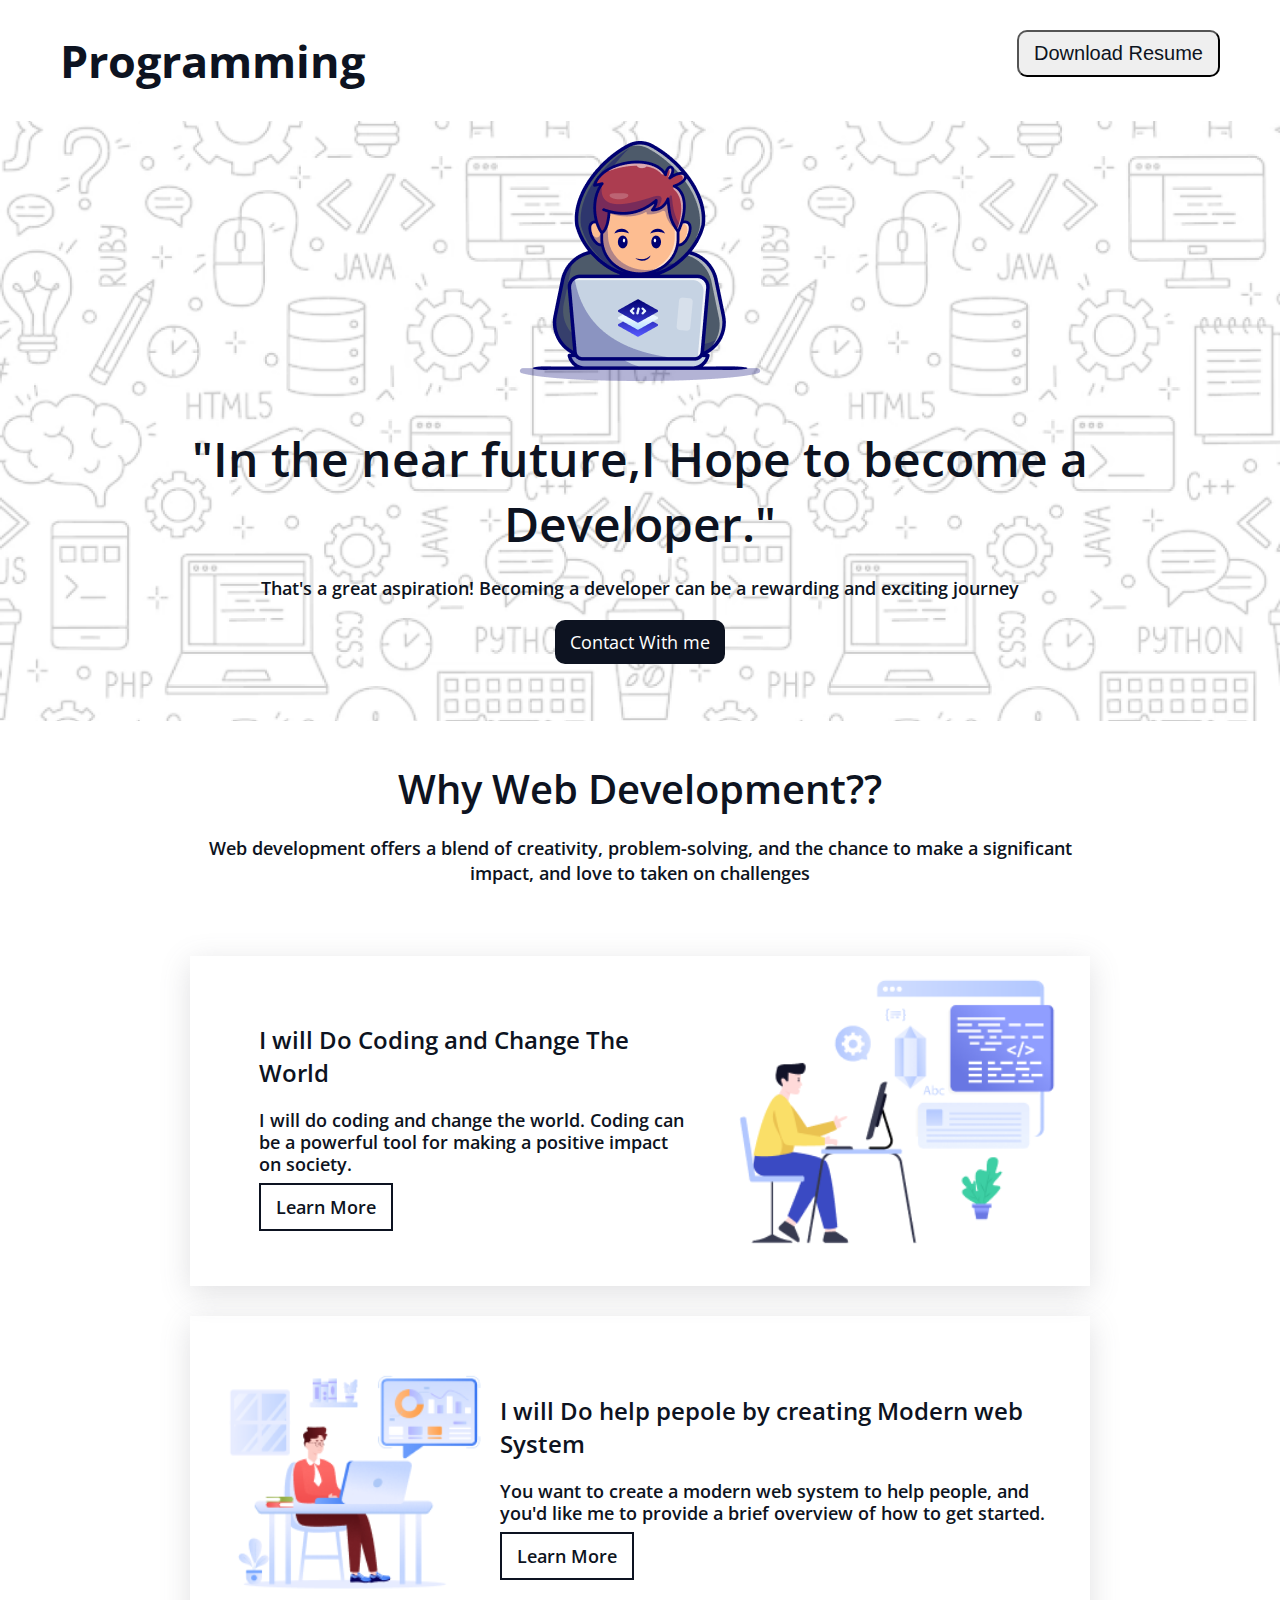
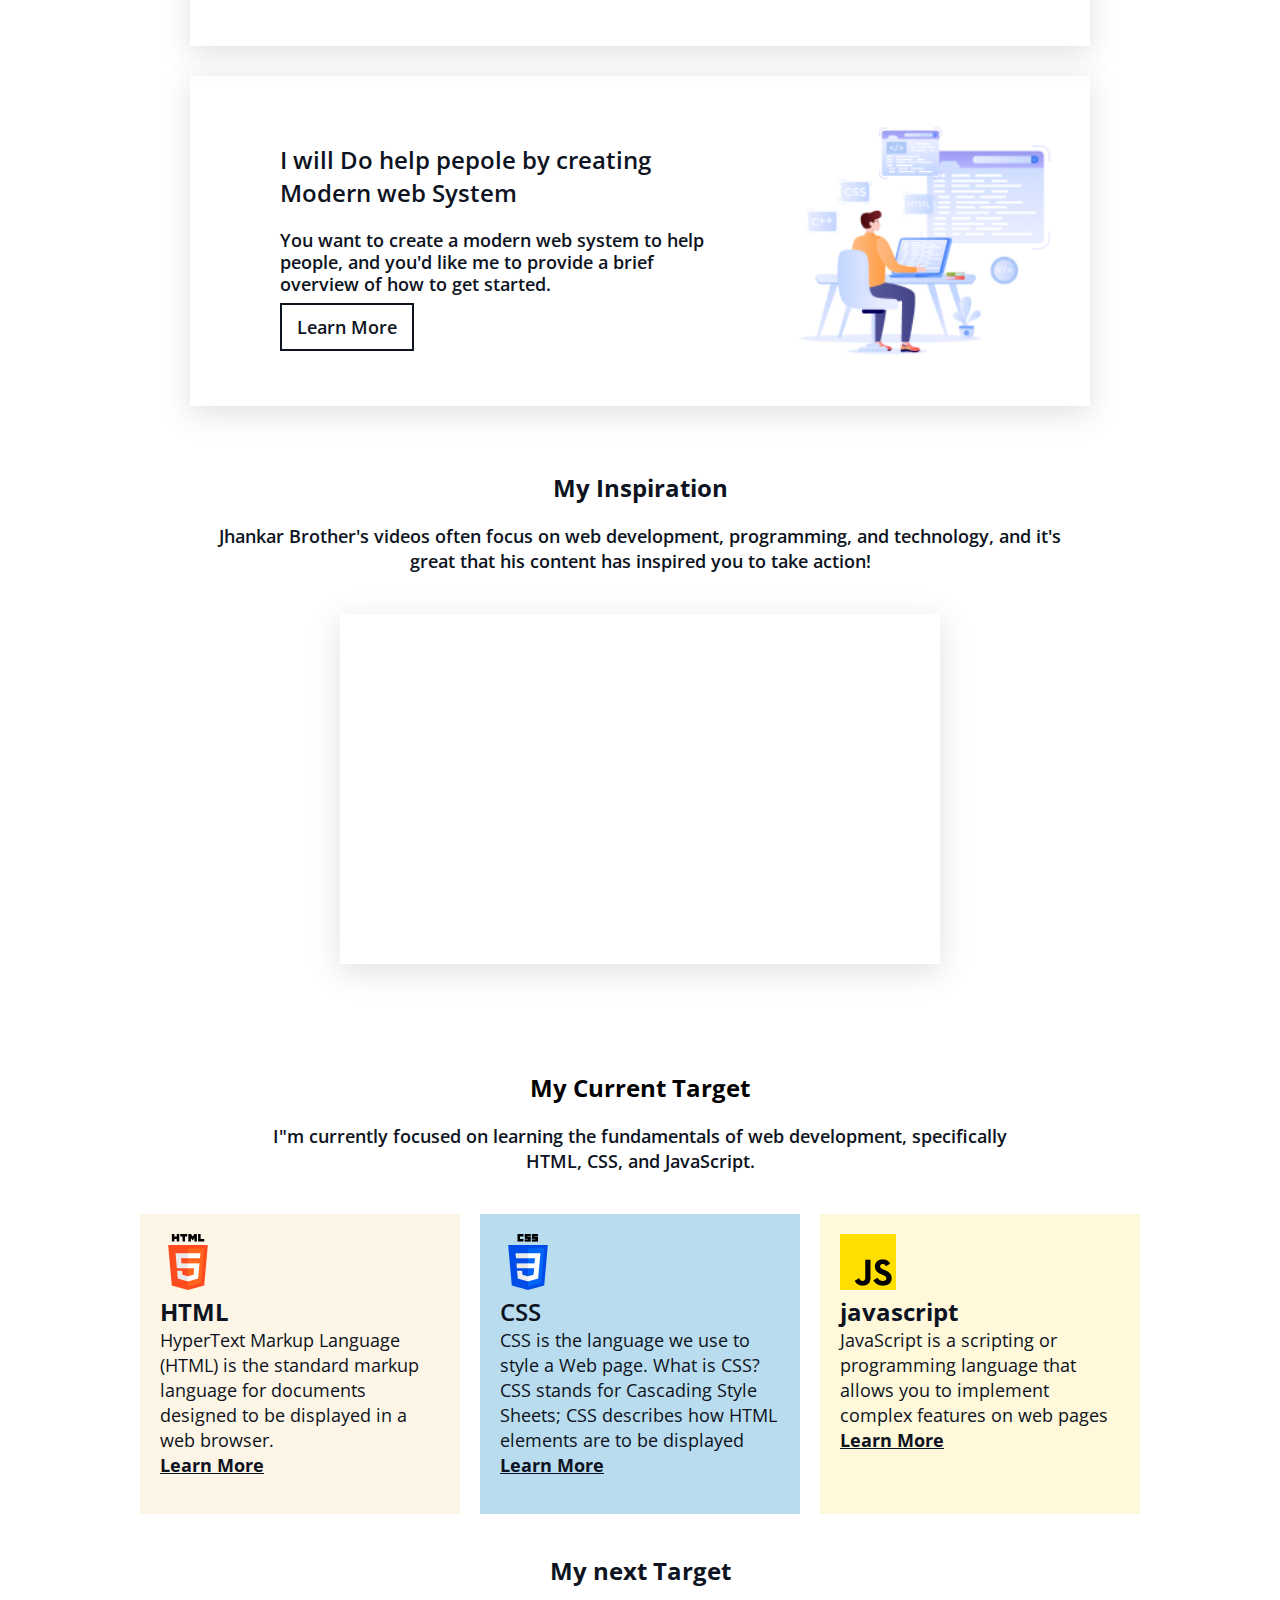
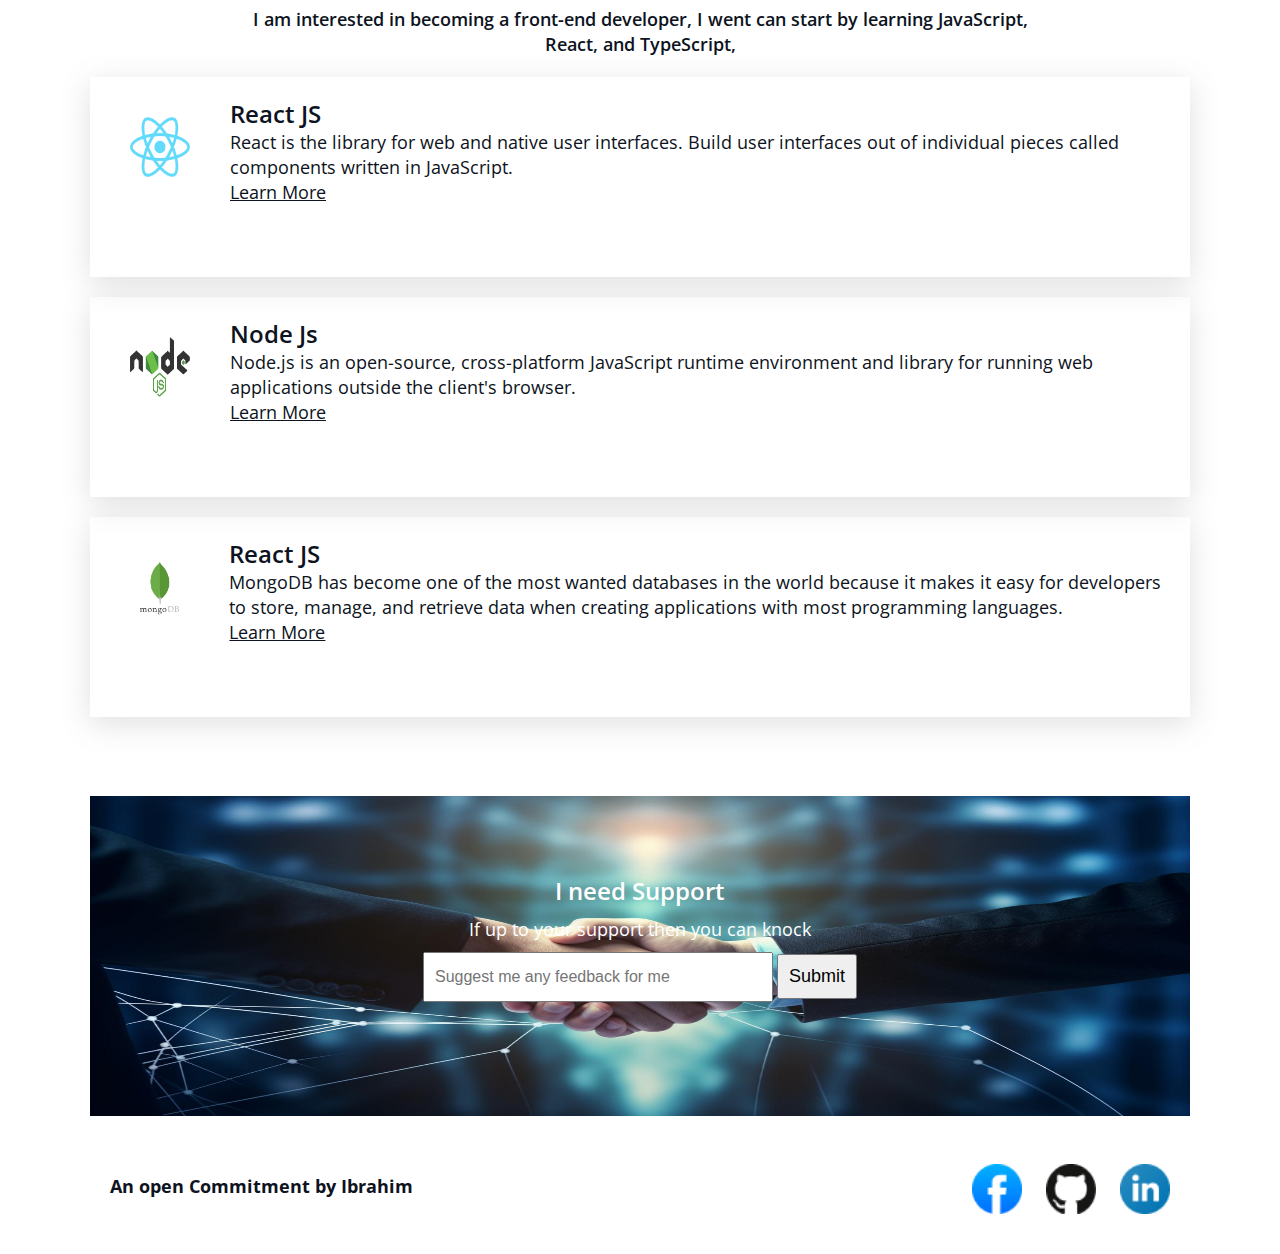
<file: index.html>
<!DOCTYPE html>
<html lang="en">
<head>
  <meta charset="UTF-8">
  <meta name="viewport" content="width=device-width, initial-scale=1.0">
  <title>assingment-1</title>
  <link rel="stylesheet" href="style.css">
</head>
<body>
  <header>

    <!-- nav-section -->
    <div class="nav">
<h2>Programming</h2>
<a href="#text"><button>Download Resume</button></a>
    </div>

    <!-- cover-img-part -->
     <div class="cover-img">
      <div class="cover-img-content">
        <img src="./assets/Group.png" alt="">
        <h2>"In the near future,I Hope to become a Developer."</h2>
        <p>That's a great aspiration! Becoming a developer can be a rewarding and exciting journey</p>
        <a href="https://github.com/programming-ibrahim">Contact With me</a>
        </div>
      </div>
  </header>

  <main>
    <!--why web development  section start -->

    <section class="hero-section" id="section">

      <!-- hero-content-part -->

      <div class="hero-content">
<h2>Why Web Development??</h2>
<p>Web development offers a blend of creativity, problem-solving, and the chance to make a significant impact, and love to taken on challenges</p>
      </div>

<!-- codinng Changw world div -->

      <div class="coding-change">
     <div class="coding-text">
        <h3>I will Do Coding and Change The World</h3>
        <p>I will do coding and change the world. Coding can be a powerful tool for making a positive impact on society.</p>
        <a href="">Learn More</a>
     </div>
     <img src="./assets/Layer_1.png" alt="">
      </div>

<!-- Modern web System div-->
      <div class="modern-web-system">
     <img src="./assets/Group 3.png" alt="">
      <div class="web-system-text">
        <h3>I will Do help pepole by creating Modern web System</h3>
        <p>You want to create a modern web system to help people, and you'd like me to provide a brief overview of how to get
          started.</p>
        <a href="">Learn More</a>
      </div>
      </div>

      <div class="coding-change">
    
      <div class="coding-text">
        <h3>I will Do help pepole by creating Modern web System</h3>
        <p>You want to create a modern web system to help people, and you'd like me to provide a brief overview of how to get
          started.</p>
        <a href="#section">Learn More</a>
      </div>
      <img src="./assets/Group 4.png" alt="">
      </div>
    </section>

    <!-- My Inspiration-section -->
    <section class="inspiration-section">
      <h3>My Inspiration</h3>
      <p>Jhankar Brother's videos often focus on web development, programming, and technology, and it's <br> great that his content
      has inspired you to take action!</p>
     <div class="inspiration-video">
      <iframe width="560" height="315" src="https://www.youtube.com/embed/DGHn2uOAVCE?si=2AqgVkwLe1m-gm7r"
        title="YouTube video player" frameborder="0"
        allow="accelerometer; autoplay; clipboard-write; encrypted-media; gyroscope; picture-in-picture; web-share"
        referrerpolicy="strict-origin-when-cross-origin" allowfullscreen></iframe>
     </div>
    </section>

    <!-- my current Target section -->
    <section class="current-target">
      <div class="current-target-content">
<h2>My Current Target</h2>
<p>I"m currently focused on learning the fundamentals of web development, specifically <br> HTML, CSS, and JavaScript.</p>
      </div>

      <div class="frontent">
        <div class="html">
          <img src="./assets/html.png" alt="">
          <h3>HTML</h3>
          <p>HyperText Markup Language (HTML) is the standard markup language for documents designed to be displayed in a web
          browser.</p>
          <a href="#section">Learn More</a>
        </div>
        <div class="css">
            <img src="assets/css.png" alt="">
            <h3>CSS</h3>
            <p>CSS is the language we use to style a Web page. What is CSS? CSS stands for Cascading Style Sheets; CSS describes how
            HTML elements are to be displayed</p>
            <a href="#section">Learn More</a>
        </div>
        <div class="javascript">
          <img src="assets/js.png" alt="">
          <h3>javascript</h3>
          <p>JavaScript is a scripting or programming language that allows you to implement complex features on web pages</p>
          <a href="#section">Learn More</a>
        </div>
      </div>
    </section>

    <!-- next Target -->
<section class="next-target">
  <div class="next-target-content">
    <h3>My next Target</h3>
    <p>I am interested in becoming a front-end developer, I went can start by learning JavaScript, React, and TypeScript,</p>
  </div>
  <div class="react-js"> 
      <img src="./assets/react.png" alt="">
    <div class="react-content">
      <h3>React JS</h3>
      <p>React is the library for web and native user interfaces. Build user interfaces out of individual pieces called
        components written in JavaScript.</p>
      <a href="#section">Learn More</a>
     </div>
  </div>
  <div class="react-js">
      <img src="./assets/nodejs.png" alt="">
      
     <div class="react-content">
      <h3>Node Js</h3>
      <p>Node.js is an open-source, cross-platform JavaScript runtime environment and library for running web applications
        outside the client's browser.</p>
      <a href="#section">Learn More</a>
     </div>
  </div>
  <div class="react-js">
      <img src="./assets/mongodb.png" alt="">
    <div class="react-content">
        <h3>React JS</h3>
        <p>MongoDB has become one of the most wanted databases in the world because it makes it easy for developers to store,
          manage, and retrieve data when creating applications with most programming languages.</p>
        <a href="$section">Learn More</a>
      </div>
  </div>
</section>
  </main>

<!-- footer sectio start -->
 <footer class="footer-section">
<div class="footer">
  <div class="content">
    <h3>I need Support</h3>
    <p>If up to your support then you can knock</p>
    <input type="text" placeholder="Suggest me any feedback for me" id="text">
    <input type="submit" value="Submit" class="Submit">
  </div>

  <div class="last-imgs">
    <img src="assets/handshake.jpg" alt="">
  </div>
</div>
 <div class="last-part">
  <p>An open Commitment by Ibrahim</p>
  <div class="last-img">
    <img src="./assets/facebook.png" alt="">
    <img src="./assets/github.png" alt="">
    <img src="./assets/linkedin-icon 1.png" alt="">
  </div>
 </div>
 </footer>
</body>
</html>
</file>
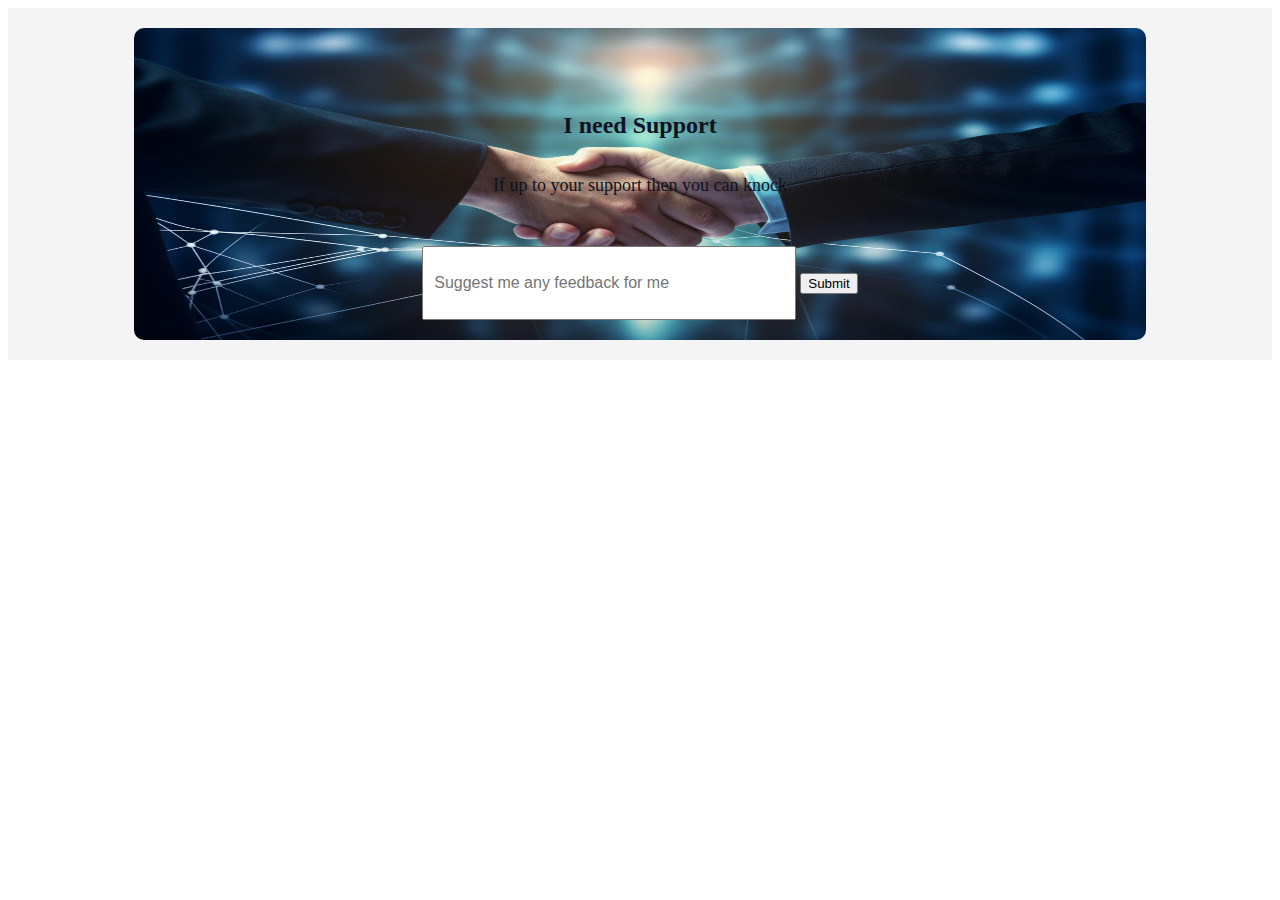
<file: footer.html>
<!DOCTYPE html>
<html lang="en">
<head>
  <meta charset="UTF-8">
  <meta name="viewport" content="width=device-width, initial-scale=1.0">
  <title>Document</title>
</head>
<style>
.footer-section {
  position: relative;
  background: #f4f4f4;
  padding: 20px 0;
}

.footer {
  width: 80%;
  max-width: 1100px;
  margin: 0 auto;
  position: relative;
  text-align: center;
}

.content {
  position: relative;
  z-index: 1; /* Ensure content is above the image */
  padding: 20px;
   /* Optional: semi-transparent background for readability */
  border-radius: 10px;
}

.last-img img {
  position: absolute;
  top: 0;
  left: 0;
  width: 100%;
  height: 100%;
  z-index: 0; /* Ensure the image is behind the content */
  border-radius: 10px; /* Matches the content div */
}

.footer h3 {
  font-size: 24px;
  font-weight: 600;
  color: #0D1321;
  padding-top: 40px;
}

.footer p {
  font-size: 18px;
  font-weight: 400;
  color: #0D1321;
  line-height: 25px;
  padding: 10px;
}

#text {
  width: 80%;
  max-width: 350px;
  height: 50px;
  padding: 10px;
  font-size: 16px;
  margin-top: 20px;
}

.submit {
  padding: 10px 20px;
  font-size: 18px;
  cursor: pointer;
  margin-top: 10px;
  background-color: #0D1321;
  color: white;
  border: none;
  border-radius: 5px;
}

</style>
<body>
  <footer class="footer-section">
    <div class="footer">
      <div class="content">
        <h3>I need Support</h3>
        <p>If up to your support then you can knock</p>
        <input type="text" placeholder="Suggest me any feedback for me" id="text">
        <input type="submit" value="Submit" class="Submit">
      </div>

      <div class="last-img">
        <img src="assets/handshake.jpg" alt="">
      </div>
    </div>
    </footer>
</body>
</html>
</file>
<file: style.css>
@import url('https://fonts.googleapis.com/css2?family=Open+Sans:ital,wght@0,300..800;1,300..800&display=swap');

*{
  margin: 0;
  padding: 0;
box-sizing: border-box;
}
body{
  font-family: "Open Sans", sans-serif;
}

.nav{
  display: flex;
  justify-content: space-between;
  text-align: center;
  margin: 30px 60px;
}
.nav h2{
  font-size: 45px;
  font-weight: bold;
  color: #0D1321;
}
.nav a button{
font-size: 20px;
padding: 10px 15px;
border-radius: 10px;
color: #0D1321;
cursor: pointer;
}
.nav a button:hover{
  background-color: skyblue;
}
/* cover-img-part */
.cover-img{
  background-image: url(./assets/Hero-bg.png);
  background-size: cover;
background-repeat: no-repeat;
  max-width: 1440px;
  height: 600px;
}
.cover-img-content{
  width: 950px;
  height: 550px;
  margin: 0 auto;
  text-align: center;
}
.cover-img-content img{
  padding-top: 20px;
}
.cover-img-content h2{
  font-size: 48px;
  font-weight: 600;
  color: #0D1321;
  padding-top: 40px;
}
.cover-img-content p{
  font-size: 18px;
  font-weight: 600;
  color: #0D1321;
  padding-top: 20px;
}
.cover-img-content a{
  font-size: 18px;
  padding: 10px 15px;
  color: #ffffff;
  background-color: #0D1321;
  text-decoration: none;
  display: inline-block;
  margin-top: 20px;
  border-radius: 10px;
}
.cover-img-content a:hover{
  cursor: pointer;
  background-color: skyblue;
}

 /* <!--why web development  section start --> */


 .hero-section{
  width: 1100px;
  height: 1350px;
  margin: 0 auto;
  text-align: center;
 }

 /* hero-content-part */

.hero-content{
  width: 900px;
  margin: 0 auto;
  text-align: center;
  padding: 40px 0;
}
.hero-content h2{
 font-size: 40px;
  font-weight: 600;
  color: #0D1321;
}
.hero-content p{
 font-size: 18px;
  font-weight: 600;
  color: #0D1321;
  line-height: 25px;
  padding-top: 20px;
}

/* .codinng Changw world div */
.coding-change{
  width: 900px;
  height: 330px;
  display: flex;
  justify-content: space-between;
  text-align: center;
  margin: 30px auto;
  box-shadow: rgba(100, 100, 111, 0.2) 0px 7px 29px 0px;
padding: 20px;
}
.coding-text{
  margin:auto;
  width: 50%;
  text-align: start;
}
.coding-text h3{
  font-size: 24px;
  font-weight: 600;
  color: #0D1321;
}
.coding-text p{
  font-size: 18px;
  font-weight: 600;
  color: #0D1321;
  line-height: 22px;
  padding: 20px 0;
}
.coding-text a{
  font-size: 18px;
  font-weight: 600;
  color: #0D1321;
  padding: 10px 15px;
  border: 2px solid #0D1321;
  cursor: pointer;
  text-decoration: none;
}
.coding-text a:hover{
  background-color: skyblue;
}
/* Modern web System div */

.modern-web-system{
  width: 900px;
  height: 330px;
  display: flex;
  justify-content: space-between;
  text-align: center;
  margin: 0 auto;
  box-shadow: rgba(100, 100, 111, 0.2) 0px 7px 29px 0px;
  padding: 20px;
}
.modern-web-system img{
width: 50%;
}
.web-system-text{
  margin:auto;
  text-align: start;
}
.web-system-text h3{
  font-size: 24px;
  font-weight: 600;
  color: #0D1321;
}
.web-system-text p{
  font-size: 18px;
  font-weight: 600;
  color: #0D1321;
  line-height: 22px;
  padding: 20px 0;
}
.web-system-text a{
  font-size: 18px;
  font-weight: 600;
  color: #0D1321;
  padding: 10px 15px;
  border: 2px solid #0D1321;
  cursor: pointer;
  text-decoration: none;
}
.web-system-text a:hover{
  background-color: skyblue;
}

/* My Inspiration-section */
.inspiration-section{
  width: 1000px;
  height: 600px;
  margin: 0 auto;
  text-align: center;
}
.inspiration-section h3{
   font-size: 24px;
  font-weight: bold;
  color: #0D1321;
}
.inspiration-section p{
   font-size: 18px;
  font-weight: 600;
  color: #0D1321;
  line-height: 25px;
  padding: 20px 0;
}
.inspiration-video{
  width: 600px;
  height: 350px;
   box-shadow: rgba(100, 100, 111, 0.2) 0px 7px 29px 0px;
   margin: 20px auto;
   padding: 10px;
   box-shadow: 10px;
}

/* my current Target section */
.current-target{
  width: 1100px;
  
  margin: 0 auto;
  text-align: center;
}
.current-target-content{
  width: 800px;
  margin: 0 auto;
}
.current-target-content h3{
 font-size: 24px;
  font-weight: bold;
  color: #0D1321;
}
.current-target-content p{
  font-size: 18px;
  font-weight: 600;
  color: #0D1321;
  line-height: 25px;
  padding: 20px 0;
}
.frontent{
  display: flex;
  justify-content: space-between;
  text-align: center;
  width: 1000px;
  margin: 20px auto ;
  gap:20px;
}
.html{
  width: 350px;
  height: 300px;
  background-color: oldlace;
  text-align: start;
  padding: 20px;
}
.html h3{
   font-size: 24px;
  font-weight: bold;
  color: #0D1321;
}
.html p{
    font-size: 18px;
  font-weight: 400;
  color: #0D1321;
  line-height: 25px;

}
.html a{
   font-size: 18px;
  font-weight: bold;
  color: #0D1321;
  cursor: pointer;
  padding-top: 20px;
}
.css{
  width: 350px;
  height: 300px;
  background-color: #b9dcef;
  text-align: start;
  padding: 20px;
}
.css h3{
   font-size: 24px;
  font-weight: 600;
  color: #0D1321;
}
.css p{
    font-size: 18px;
  font-weight: 400;
  color: #0D1321;
  line-height: 25px;

}
.css a{
   font-size: 18px;
  font-weight: bold;
  color: #0D1321;
  cursor: pointer;
  padding-top: 20px;
}
.javascript{
  width: 350px;
  height: 300px;
  background-color: #FFF8DB;
  text-align: start;
  padding: 20px;
}
.javascript h3{
   font-size: 24px;
  font-weight: bold;
  color: #0D1321;
}
.javascript p{
    font-size: 18px;
  font-weight: 400;
  color: #0D1321;
  line-height: 25px;

}
.javascript a{
   font-size: 18px;
  font-weight: bold;
  color: #0D1321;
  cursor: pointer;
  padding-top: 20px;
}

/* next-target section*/
.next-target{
  width: 1100px;
  height:850px;
  margin: auto;
  text-align: center;
}

.next-target-content{
  width: 800px;
  text-align: center;
  margin: auto;
}
.next-target-content h3{
font-size: 24px;
  font-weight: bold;
  color: #0D1321;
  margin-top: 0;
  padding: 20px;
}
.next-target-content p{
   font-size: 18px;
  font-weight: 600;
  color: #0D1321;
  line-height: 25px;
}

/* react-js div start*/
.react-js{
  width: 1100px;
  height: 200px;
  margin: 20px auto;
  display: flex;
  text-align: start;
  padding: 20px;
  box-shadow: rgba(100, 100, 111, 0.2) 0px 7px 29px 0px;
  gap:20px;
}
.react-js img{
  width: 100px;
  height: 100px;
  padding: 20px;
}
.react-content h3{
font-size: 24px;
  font-weight: 600;
  color: #0D1321;
}
.react-content p{
 font-size: 18px;
  font-weight: 400;
  color: #0D1321;
  line-height: 25px;
}
.react-content a{
    font-size: 18px;
  font-weight: 400;
  color: #0D1321;
  cursor: pointer;
  padding-top: 20px;
}
/* footer section start */
.footer-section{
  position: relativ;
  padding:20px 0;
  margin-top:30px ;
}
.footer{
  width: 80%;
  width: 1100px;
  height: 320px; 
  position: relative;
  text-align: center;
  margin: 0 auto;
}
.content{
  position: relative;
  z-index:1;
  border: 10px;
}
.last-imgs img{
  position: absolute;
  top:-12%;
  left: 0;
  width: 100%;
  height: 100%;
  z-index: 0;
}

 .footer h3{
  font-size: 24px;
  font-weight: 600;
  color: #ffffff;
  padding-top: 40px;
}
.footer p{
  font-size: 18px;
  font-weight: 400;
  color: #ffffff;
  line-height: 25px;
  padding: 10px; 
}

#text{
  width: 350px;
  height: 50px;
  padding: 10px;
  font-size: 16px;
}
.Submit{
  padding: 10px;
  font-size: 18px;
  cursor: pointer;
}
.last-part{
  width: 1100px;
  height: 80px;
  margin:0 auto;
  display: flex;
  justify-content: space-between;
  padding: 10px;
}
.last-part p{
    font-size: 18px;
  font-weight: bold;
  color: #0D1321;
  line-height: 25px;
  padding: 10px;
}
.last-part img{
  width: 50px;
  height: 50px;
margin: 0 10px;
}
</file>
